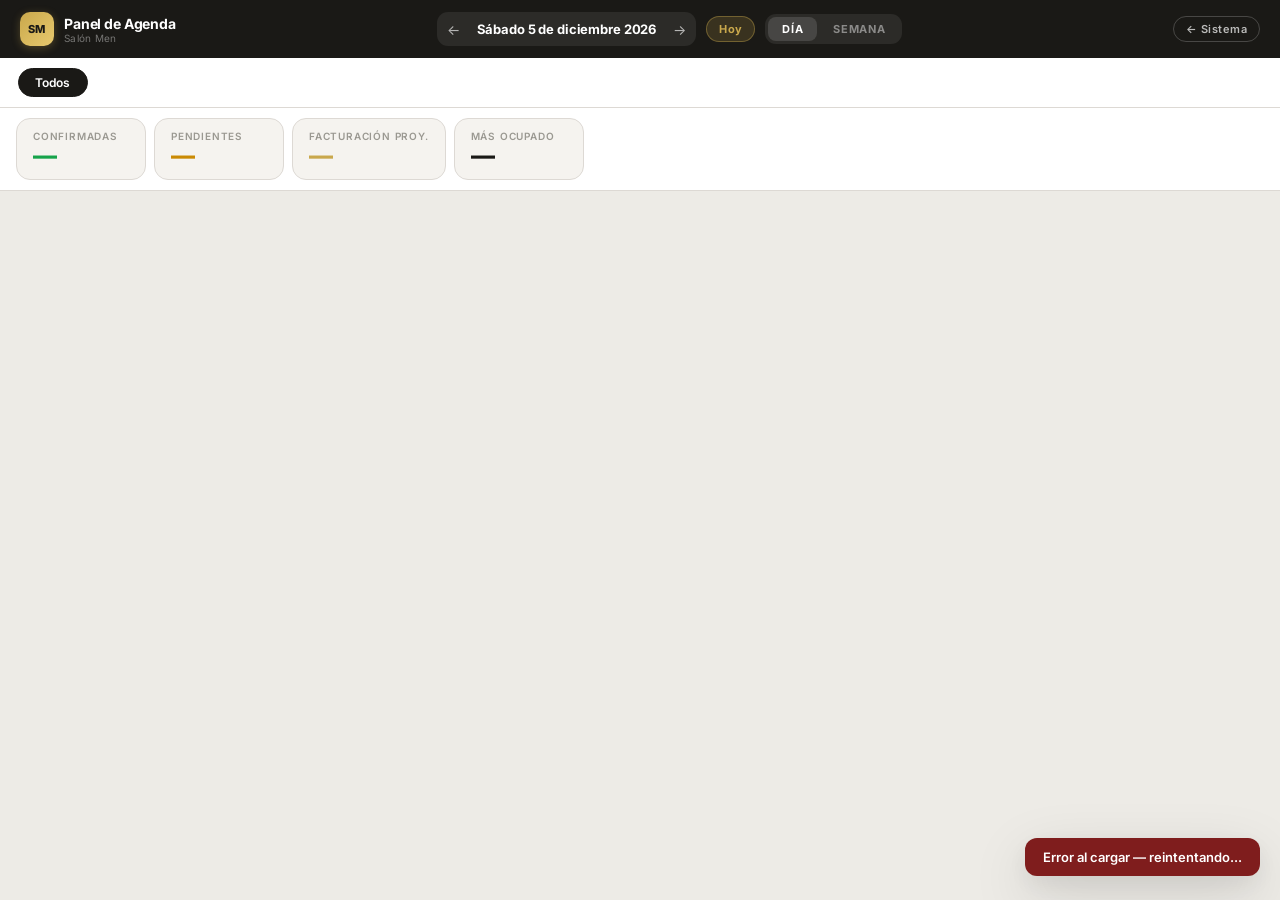
<file: agenda-admin.html>
<!DOCTYPE html>
<html lang="es">
<head>
<meta charset="UTF-8">
<meta name="viewport" content="width=device-width,initial-scale=1,maximum-scale=1">
<title>Agenda</title>
<link rel="preconnect" href="https://fonts.googleapis.com">
<link rel="preconnect" href="https://fonts.gstatic.com" crossorigin>
<link href="https://fonts.googleapis.com/css2?family=Inter:wght@400;500;600;700;800&display=swap" rel="stylesheet">
<style>
:root{
  --bg:#EDEBE6;--surface:#FFFFFF;--surface2:#F5F3EF;
  --border:#DDD9D4;--text:#1A1916;--text2:#5C5A54;--text3:#9A9891;
  --soft:#E4E1DC;--gold:#C9A84C;--gold-lt:rgba(201,168,76,.12);
  --ok:#16A34A;--warn:#CA8A04;--err:#DC2626;
  --b1:#7C3AED;--b2:#0369A1;--b3:#059669;--b4:#B45309;
  --slot-h:68px;--time-w:54px;--r:8px;--rl:14px;
  --sans:'Inter',-apple-system,BlinkMacSystemFont,'Segoe UI',sans-serif;
  --mono:'SF Mono','Cascadia Code','Consolas',monospace;
  --sh1:0 1px 4px rgba(0,0,0,.07);
  --sh2:0 4px 16px rgba(0,0,0,.09),0 2px 4px rgba(0,0,0,.04);
  --sh3:0 20px 60px rgba(0,0,0,.14),0 8px 24px rgba(0,0,0,.07);
}
*,*::before,*::after{box-sizing:border-box;margin:0;padding:0}
html,body{height:100%}
body{font-family:var(--sans);background:var(--bg);color:var(--text);font-size:14px;overflow-x:hidden;display:flex;flex-direction:column;-webkit-font-smoothing:antialiased}
button,select,input{font-family:var(--sans)}
button{cursor:pointer}

/* ── HEADER ── */
.hdr{background:var(--text);color:#fff;padding:0 20px;display:flex;align-items:center;gap:14px;position:sticky;top:0;z-index:200;height:58px;flex-shrink:0}
.hdr-brand{display:flex;align-items:center;gap:10px;flex-shrink:0}
.hdr-logo{width:34px;height:34px;background:linear-gradient(135deg,var(--gold),#e8c96e);color:var(--text);border-radius:10px;display:flex;align-items:center;justify-content:center;font-weight:800;font-size:11px;flex-shrink:0;letter-spacing:.04em;box-shadow:0 2px 8px rgba(201,168,76,.3)}
.hdr-title{font-size:14px;font-weight:700;letter-spacing:-.01em}
.hdr-sub{font-size:10px;opacity:.4;letter-spacing:.03em}
.hdr-center{flex:1;display:flex;align-items:center;justify-content:center;gap:10px;min-width:0}
.date-nav{display:flex;align-items:center;gap:3px;background:rgba(255,255,255,.08);border-radius:11px;padding:3px}
.dnav-btn{width:28px;height:28px;border-radius:8px;background:transparent;border:none;color:rgba(255,255,255,.65);font-size:14px;display:flex;align-items:center;justify-content:center;cursor:pointer;transition:all .12s;flex-shrink:0}
.dnav-btn:hover{background:rgba(255,255,255,.12);color:#fff}
.date-lbl{font-size:13px;font-weight:700;min-width:180px;text-align:center;letter-spacing:-.01em;white-space:nowrap;padding:0 6px}
.btn-today{font-size:11px;font-weight:700;padding:5px 12px;background:rgba(201,168,76,.18);border:1px solid rgba(201,168,76,.4);border-radius:20px;color:#c9a84c;cursor:pointer;white-space:nowrap;letter-spacing:.04em;transition:all .12s;flex-shrink:0}
.btn-today:hover{background:rgba(201,168,76,.32);border-color:rgba(201,168,76,.6)}
.view-toggle{display:flex;gap:2px;background:rgba(255,255,255,.08);border-radius:11px;padding:3px;flex-shrink:0}
.view-btn{padding:5px 14px;border-radius:8px;background:none;border:none;color:rgba(255,255,255,.45);font-size:11px;font-weight:700;letter-spacing:.06em;cursor:pointer;transition:all .15s;white-space:nowrap}
.view-btn.on{background:rgba(255,255,255,.13);color:#fff}
.hdr-right{display:flex;align-items:center;gap:10px;flex-shrink:0;margin-left:auto}
.hdr-link{font-size:11px;font-weight:600;padding:5px 12px;letter-spacing:.04em;border:1px solid rgba(255,255,255,.2);border-radius:20px;color:rgba(255,255,255,.7);text-decoration:none;transition:all .12s;white-space:nowrap}
.hdr-link:hover{color:#fff;border-color:rgba(255,255,255,.45)}
.refresh-lbl{font-size:10px;opacity:.4;white-space:nowrap}
.refresh-lbl.fetching{animation:blink .9s infinite}
@keyframes blink{0%,100%{opacity:.4}50%{opacity:.85}}

/* ── FILTER PILLS ── */
.pills-bar{background:var(--surface);border-bottom:1px solid var(--border);padding:10px 18px;display:flex;align-items:center;gap:6px;overflow-x:auto;scrollbar-width:none;flex-shrink:0}
.pills-bar::-webkit-scrollbar{display:none}
.pill{padding:6px 16px;border:1.5px solid var(--border);border-radius:20px;background:var(--surface);font-size:12px;font-weight:600;cursor:pointer;white-space:nowrap;transition:all .15s;color:var(--text2);user-select:none;letter-spacing:.01em}
.pill:hover{border-color:var(--text);color:var(--text)}
.pill.on{background:var(--text);border-color:var(--text);color:#fff}
.pill[data-bid=b1].on{background:var(--b1);border-color:var(--b1)}
.pill[data-bid=b2].on{background:var(--b2);border-color:var(--b2)}
.pill[data-bid=b3].on{background:var(--b3);border-color:var(--b3)}
.pill[data-bid=b4].on{background:var(--b4);border-color:var(--b4)}

/* ── KPI BAR ── */
.sum-bar{background:var(--surface);border-bottom:1px solid var(--border);padding:10px 16px;display:flex;gap:8px;overflow-x:auto;scrollbar-width:none;flex-shrink:0}
.sum-bar::-webkit-scrollbar{display:none}
.kpi{background:var(--surface2);border:1px solid var(--border);border-radius:var(--rl);padding:11px 16px;min-width:130px;flex-shrink:0;display:flex;flex-direction:column;gap:2px}
.kpi-lbl{font-size:10px;color:var(--text3);letter-spacing:.08em;font-weight:600;text-transform:uppercase}
.kpi-val{font-size:24px;font-weight:800;letter-spacing:-.04em;line-height:1}
.kpi-val.c-ok{color:var(--ok)}.kpi-val.c-warn{color:var(--warn)}.kpi-val.c-gold{color:var(--gold)}

/* ── MOBILE BARBER NAV ── */
.mob-nav{display:none;align-items:center;justify-content:space-between;padding:8px 16px;background:var(--surface);border-bottom:1px solid var(--border);flex-shrink:0}
.mob-nav-btn{padding:7px 16px;background:var(--soft);border:1px solid var(--border);border-radius:20px;font-size:12px;font-weight:700;cursor:pointer;color:var(--text)}
.mob-barber-nm{font-weight:800;font-size:14px}

/* ── CALENDAR ── */
.cal-outer{flex:1;overflow:auto;position:relative}
.cal-inner{padding:16px;min-width:max-content}

/* Daily layout */
.cal-daily{display:flex}
.time-col{width:var(--time-w);flex-shrink:0;padding-top:52px}
.tslot-lbl{height:var(--slot-h);display:flex;align-items:flex-start;padding-right:10px;justify-content:flex-end;font-size:10px;font-family:var(--mono);color:var(--text3);font-weight:500;border-right:1px solid var(--border)}
.barber-cols{display:flex;flex:1}
.b-col{flex:1;min-width:185px;border-right:1px solid var(--border)}
.b-col:last-child{border-right:none}
.b-col-hdr{position:sticky;top:0;z-index:10;background:var(--surface);border-bottom:1px solid var(--border);padding:8px 12px;display:flex;align-items:center;gap:10px;height:52px;box-shadow:0 2px 8px rgba(0,0,0,.04)}
.b-av{width:30px;height:30px;border-radius:9px;display:flex;align-items:center;justify-content:center;font-weight:800;font-size:12px;color:#fff;flex-shrink:0;box-shadow:0 2px 6px rgba(0,0,0,.18)}
.b-av.b1{background:var(--b1)}.b-av.b2{background:var(--b2)}.b-av.b3{background:var(--b3)}.b-av.b4{background:var(--b4)}
.b-nm{font-size:13px;font-weight:700;letter-spacing:-.01em}
.b-cnt{font-size:10px;color:var(--text3);font-weight:500}
.b-col-body{position:relative}

/* Slot rows — z-index:1 so overlays/cards can be above */
.srow{position:absolute;left:0;right:0;height:var(--slot-h);border-bottom:1px dashed rgba(0,0,0,.06);cursor:pointer;transition:background .1s;z-index:1}
.srow:hover{background:var(--gold-lt)}
.srow.hr-bound{border-bottom-color:var(--border);border-bottom-style:solid}
.srow.occupied{cursor:default;pointer-events:none}
.srow.occupied:hover{background:none}

/* Current-time indicator */
.now-line{position:absolute;left:0;right:0;z-index:5;pointer-events:none;display:flex;align-items:center}
.now-dot{width:9px;height:9px;border-radius:50%;background:#ef4444;flex-shrink:0;margin-left:-1px;box-shadow:0 0 0 3px rgba(239,68,68,.2)}
.now-bar{flex:1;height:2px;background:rgba(239,68,68,.5)}

/* Block overlays — z-index:2 */
.blk-overlay{position:absolute;left:5px;right:5px;z-index:2;background:repeating-linear-gradient(45deg,#fff1f2,#fff1f2 8px,#fecdd3 8px,#fecdd3 16px);border-radius:var(--r);border-left:3px solid var(--err);padding:5px 8px;overflow:hidden;pointer-events:none}
.blk-lbl{font-size:11px;font-weight:700;color:#9f1239;white-space:nowrap;overflow:hidden;text-overflow:ellipsis}

/* Service block — clickable, z-index:2 */
.blk-overlay.servicio{
  background:linear-gradient(135deg,#f5f3ff 0%,#ede9fe 100%);
  border-left-color:var(--b1);pointer-events:all;cursor:pointer;
  box-shadow:0 2px 8px rgba(124,58,237,.14);
  transition:all .18s cubic-bezier(.34,1.4,.64,1);
}
.blk-overlay.servicio:hover{
  background:linear-gradient(135deg,#ede9fe 0%,#ddd6fe 100%);
  box-shadow:0 6px 18px rgba(124,58,237,.22);
  transform:translateY(-2px);
}
.blk-svc-row{display:flex;align-items:flex-start;justify-content:space-between;gap:4px}
.blk-overlay.servicio .blk-lbl{color:#5b21b6}
.blk-sub{font-size:10px;color:#7c3aed;opacity:.75;white-space:nowrap;overflow:hidden;text-overflow:ellipsis;margin-top:2px;font-weight:500}
.blk-time-lbl{font-size:9px;color:#7c3aed;opacity:.5;margin-top:2px;font-family:var(--mono)}
.blk-edit-btn{
  width:20px;height:20px;border-radius:6px;background:rgba(124,58,237,.12);
  display:flex;align-items:center;justify-content:center;flex-shrink:0;
  font-size:10px;color:var(--b1);opacity:0;transition:opacity .15s;
}
.blk-overlay.servicio:hover .blk-edit-btn{opacity:1}

/* Appointment cards — z-index:3 */
.apt-card{position:absolute;left:5px;right:5px;border-radius:var(--r);padding:6px 9px;cursor:pointer;overflow:hidden;border-left:3px solid transparent;transition:all .15s;z-index:3;box-shadow:var(--sh1)}
.apt-card:hover{box-shadow:var(--sh2);transform:translateY(-1px)}
.apt-card.pendiente{background:#fffbeb;border-left-color:var(--warn);color:#78350f}
.apt-card.confirmado{background:#f0fdf4;border-left-color:var(--ok);color:#14532d}
.apt-card.cancelado{background:#fef2f2;border-left-color:var(--err);color:#7f1d1d;opacity:.55}
.apt-card.completado{background:#f9fafb;border-left-color:#9CA3AF;color:#4B5563;opacity:.7}
.apt-card.en_curso{background:#f0fdf4;border-left-color:var(--ok);color:#14532d;box-shadow:0 0 0 2px rgba(22,163,74,.18),var(--sh1);animation:aptPulse 2s infinite}
@keyframes aptPulse{0%,100%{box-shadow:0 0 0 0 rgba(22,163,74,.18),var(--sh1)}50%{box-shadow:0 0 0 5px rgba(22,163,74,.06),var(--sh1)}}
.apt-nm{font-size:12px;font-weight:700;white-space:nowrap;overflow:hidden;text-overflow:ellipsis;letter-spacing:-.01em}
.apt-svc{font-size:10px;opacity:.65;white-space:nowrap;overflow:hidden;text-overflow:ellipsis;margin-top:1px;font-weight:500}
.apt-hr{font-size:10px;font-family:var(--mono);opacity:.5;margin-top:1px;font-weight:500}

/* Tipo-toggle (segmented control) */
.tipo-seg{display:flex;gap:3px;background:var(--surface2);border-radius:10px;padding:3px;margin-bottom:16px;border:1px solid var(--border)}
.tipo-pill{flex:1;padding:8px 12px;border-radius:8px;border:none;background:transparent;font-size:13px;font-weight:600;cursor:pointer;color:var(--text2);transition:all .15s;font-family:var(--sans)}
.tipo-pill.active{background:var(--surface);color:var(--text);box-shadow:var(--sh1)}

/* Skeleton */
.skel{background:linear-gradient(90deg,var(--soft) 0%,var(--bg) 50%,var(--soft) 100%);background-size:200% 100%;animation:shimmer 1.3s infinite;border-radius:var(--r);height:48px;margin:4px}
@keyframes shimmer{0%{background-position:200% 0}100%{background-position:-200% 0}}

/* Closed banner */
.closed-msg{padding:100px 20px;text-align:center;color:var(--text3)}
.closed-ico{font-size:44px;margin-bottom:14px}
.closed-txt{font-size:18px;font-weight:700;letter-spacing:-.02em}

/* ── WEEKLY VIEW ── */
.wk-wrap{overflow-x:auto;padding:16px}
.wk-table{width:100%;border-collapse:collapse;border-radius:var(--rl);overflow:hidden}
.wk-th{font-size:11px;font-weight:700;letter-spacing:.07em;text-transform:uppercase;color:var(--text3);padding:12px;text-align:center;border-bottom:1px solid var(--border);border-right:1px solid var(--border);background:var(--surface);white-space:nowrap;vertical-align:bottom}
.wk-th.today{color:var(--gold);background:#fffbeb}
.wk-blbl{font-size:13px;font-weight:700;padding:12px;border-bottom:1px solid var(--border);border-right:1px solid var(--border);background:var(--surface2);white-space:nowrap;vertical-align:middle}
.wk-cell{padding:12px 8px;border-bottom:1px solid var(--border);border-right:1px solid var(--border);text-align:center;cursor:pointer;transition:background .12s;min-width:110px;vertical-align:middle;background:var(--surface)}
.wk-cell:hover{background:var(--soft)}
.wk-cell:last-child{border-right:none}
.wk-cell.closed{background:var(--surface2);cursor:default;color:var(--text3)}
.wk-cell.today{background:#fffbeb}
.wk-load-bar{height:3px;border-radius:99px;background:var(--border);margin:0 auto 7px;max-width:48px;overflow:hidden}
.wk-load-fill{height:100%;border-radius:99px;transition:width .3s}
.wk-load-fill.none{background:var(--border);width:0%}
.wk-load-fill.light{background:var(--ok);width:33%}
.wk-load-fill.med{background:var(--warn);width:66%}
.wk-load-fill.heavy{background:var(--err);width:100%}
.wk-n{font-size:24px;font-weight:800;letter-spacing:-.04em;display:block;line-height:1}
.wk-rev{font-size:11px;color:var(--text3);font-weight:500;margin-top:3px}

/* ── MODALS ── */
.ov{display:none;position:fixed;inset:0;background:rgba(15,14,12,.5);z-index:600;align-items:flex-end;justify-content:center;backdrop-filter:blur(4px)}
.ov.on{display:flex}
@media(min-width:600px){.ov{align-items:center}}
.modal{background:var(--surface);border-radius:20px 20px 0 0;width:100%;max-width:480px;max-height:92vh;overflow-y:auto;box-shadow:var(--sh3)}
@media(min-width:600px){.modal{border-radius:var(--rl);animation:popUp .22s cubic-bezier(.34,1.2,.64,1)}}
@keyframes popUp{from{transform:scale(.96) translateY(10px);opacity:0}to{transform:none;opacity:1}}
.m-handle{width:40px;height:4px;background:var(--border);border-radius:2px;margin:10px auto 0}
@media(min-width:600px){.m-handle{display:none}}
.m-hdr{padding:18px 20px 14px;border-bottom:1px solid var(--border);display:flex;align-items:center;justify-content:space-between}
.m-title{font-size:16px;font-weight:800;letter-spacing:-.02em}
.m-close{width:32px;height:32px;border-radius:10px;background:var(--soft);border:none;font-size:14px;cursor:pointer;display:flex;align-items:center;justify-content:center;color:var(--text2);transition:background .12s}
.m-close:hover{background:var(--border)}
.m-body{padding:18px 20px}
.m-foot{padding:14px 20px;border-top:1px solid var(--border);display:flex;gap:8px;flex-wrap:wrap}
.mrow{display:flex;justify-content:space-between;align-items:center;padding:9px 0;border-bottom:1px solid var(--border);gap:12px}
.mrow:last-child{border-bottom:none}
.mlbl{font-size:11px;font-weight:600;letter-spacing:.05em;color:var(--text3);text-transform:uppercase;flex-shrink:0}
.mval{font-size:13px;font-weight:600}

/* Buttons */
.btn{padding:10px 18px;border-radius:10px;font-size:12px;font-weight:700;letter-spacing:.04em;border:none;cursor:pointer;transition:all .15s;white-space:nowrap}
.btn:hover:not(:disabled){filter:brightness(.92);transform:translateY(-1px)}
.btn:active:not(:disabled){transform:none}
.btn:disabled{opacity:.3;cursor:not-allowed}
.b-ok{background:var(--ok);color:#fff;box-shadow:0 2px 8px rgba(22,163,74,.22)}
.b-err{background:var(--err);color:#fff;box-shadow:0 2px 8px rgba(220,38,38,.18)}
.b-dk{background:var(--text);color:#fff;box-shadow:var(--sh1)}
.b-ghost{background:var(--soft);color:var(--text);border:1px solid var(--border)}
.b-wa{background:#25D366;color:#fff;box-shadow:0 2px 8px rgba(37,211,102,.22);display:flex;align-items:center;gap:5px}
.b-purple{background:var(--b1);color:#fff;box-shadow:0 2px 8px rgba(124,58,237,.22)}

/* Status badge */
.ebadge{display:inline-block;padding:4px 10px;border-radius:20px;font-size:11px;font-weight:700;letter-spacing:.02em}
.ebadge.pendiente{background:#fffbeb;color:#92400e}
.ebadge.confirmado{background:#f0fdf4;color:#14532d}
.ebadge.cancelado{background:#fef2f2;color:#7f1d1d}
.ebadge.completado{background:#f9fafb;color:#374151}
.ebadge.en_curso{background:#f0fdf4;color:#14532d}

/* Forms */
.fg{margin-bottom:14px}
.fg:last-child{margin-bottom:0}
.flbl{display:block;font-size:10px;font-weight:700;letter-spacing:.1em;text-transform:uppercase;color:var(--text3);margin-bottom:5px}
.finp,.fsel{width:100%;padding:10px 12px;border:1.5px solid var(--border);border-radius:var(--r);font-size:13px;background:var(--surface);color:var(--text);outline:none;transition:border-color .12s;font-family:var(--sans)}
.finp:focus,.fsel:focus{border-color:var(--text)}
.f2{display:grid;grid-template-columns:1fr 1fr;gap:10px}
.fck{display:flex;align-items:center;gap:8px;font-size:13px;cursor:pointer;margin-top:10px;font-weight:500}
.fck input[type=checkbox]{width:16px;height:16px;cursor:pointer;accent-color:var(--text)}

/* Barber pick */
.bpick{display:grid;grid-template-columns:1fr 1fr;gap:8px;margin-top:6px}
.bpick-btn{padding:14px 8px;border:1.5px solid var(--border);border-radius:var(--r);background:var(--surface2);cursor:pointer;font-size:12px;font-weight:700;text-align:center;transition:all .12s}
.bpick-btn:hover{border-color:var(--text);background:var(--soft)}
.bpick-btn.on{background:var(--text);color:#fff;border-color:var(--text)}

/* Check-in arrival banner */
.checkin-banner{background:linear-gradient(135deg,#f0fdf4,#dcfce7);border:1.5px solid #86efac;border-radius:var(--r);padding:14px 16px;margin-bottom:16px;display:flex;align-items:center;justify-content:space-between;gap:12px}
.checkin-banner-info{}
.checkin-banner-ttl{font-size:13px;font-weight:700;color:#14532d;letter-spacing:-.01em}
.checkin-banner-sub{font-size:11px;color:#16a34a;margin-top:2px;font-weight:500}
.btn-checkin{background:#16a34a;color:#fff;border-radius:10px;padding:11px 20px;font-size:12px;font-weight:800;letter-spacing:.04em;border:none;cursor:pointer;white-space:nowrap;box-shadow:0 2px 8px rgba(22,163,74,.28);transition:all .15s;flex-shrink:0}
.btn-checkin:hover:not(:disabled){background:#15803d;transform:translateY(-1px);box-shadow:0 4px 14px rgba(22,163,74,.36)}
.btn-checkin:disabled{opacity:.55;cursor:not-allowed;transform:none}

/* Toast */
.toast{position:fixed;bottom:24px;right:20px;background:var(--text);color:#fff;padding:11px 18px;border-radius:12px;font-size:13px;font-weight:600;z-index:9999;opacity:0;transform:translateY(10px);transition:all .22s cubic-bezier(.34,1.5,.64,1);pointer-events:none;max-width:300px;box-shadow:var(--sh3)}
.toast.on{opacity:1;transform:none}
.toast.t-ok{background:#14532d}
.toast.t-err{background:#7f1d1d}

/* Mobile */
@media(max-width:767px){
  .hdr{height:auto;flex-wrap:wrap;padding:10px 14px;gap:6px}
  .hdr-center{order:3;width:100%;justify-content:space-between}
  .date-lbl{font-size:12px;min-width:0}
  .mob-nav{display:flex}
  .b-col{min-width:calc(100vw - 54px - 20px) !important}
  .hdr-right{display:none}
}
</style>
<script src="config.js"></script>
<script src="diseno-v2.js"></script>
</head>
<body>

<!-- HEADER -->
<header class="hdr">
  <div class="hdr-brand">
    <div class="hdr-logo">SM</div>
    <div>
      <div class="hdr-title">Panel de Agenda</div>
      <div class="hdr-sub"></div>
    </div>
  </div>
  <div class="hdr-center">
    <div class="date-nav">
      <button class="dnav-btn" onclick="shiftDate(-1)">&#8592;</button>
      <div class="date-lbl" id="dateLbl"></div>
      <button class="dnav-btn" onclick="shiftDate(1)">&#8594;</button>
    </div>
    <button class="btn-today" onclick="goToday()">Hoy</button>
    <div class="view-toggle">
      <button class="view-btn on" id="vbDia"   onclick="setView('dia')">DÍA</button>
      <button class="view-btn"   id="vbSemana" onclick="setView('semana')">SEMANA</button>
    </div>
  </div>
  <div class="hdr-right">
    <span class="refresh-lbl" id="refLbl"></span>
    <a href="index.html" class="hdr-link" id="lnkSistema">← Sistema</a>
    <button id="btnVerCola" onclick="irACola()" style="display:none;padding:5px 13px;background:#16a34a;color:#fff;border:none;border-radius:20px;font-size:11px;font-weight:700;letter-spacing:.04em;cursor:pointer;white-space:nowrap">🪑 VER COLA</button>
  </div>
</header>

<!-- BARBER PILLS -->
<div class="pills-bar" id="pillsBar">
  <span class="pill on" data-bid="todos" onclick="setFilter('todos')">Todos</span>
  <!-- barber pills are rendered from the server's active roster (renderPills) -->
</div>

<!-- KPI BAR -->
<div class="sum-bar">
  <div class="kpi"><div class="kpi-lbl">Confirmadas</div><div class="kpi-val c-ok"  id="kpiConf">—</div></div>
  <div class="kpi"><div class="kpi-lbl">Pendientes</div><div class="kpi-val c-warn" id="kpiPend">—</div></div>
  <div class="kpi"><div class="kpi-lbl">Facturación proy.</div><div class="kpi-val c-gold" id="kpiFact">—</div></div>
  <div class="kpi"><div class="kpi-lbl">Más ocupado</div><div class="kpi-val" id="kpiBusy">—</div></div>
</div>

<!-- MOBILE BARBER NAV -->
<div class="mob-nav" id="mobNav">
  <button class="mob-nav-btn" onclick="mbPrev()">&#8592;</button>
  <div class="mob-barber-nm" id="mbNm"></div>
  <button class="mob-nav-btn" onclick="mbNext()">&#8594;</button>
</div>

<!-- CALENDAR -->
<div class="cal-outer" id="calOuter">
  <div class="cal-inner" id="calContent"></div>
</div>

<!-- ═══ APPOINTMENT DETAIL MODAL ═══ -->
<div class="ov" id="aptOv" onclick="if(event.target===this)closeOv('aptOv')">
  <div class="modal">
    <div class="m-handle"></div>
    <div class="m-hdr">
      <span class="m-title">Detalle de Cita</span>
      <button class="m-close" onclick="closeOv('aptOv')">&#x2715;</button>
    </div>
    <div class="m-body" id="aptBody"></div>
    <div class="m-foot" id="aptFoot"></div>
  </div>
</div>

<!-- ═══ BLOCK / SERVICE SLOT MODAL ═══ -->
<div class="ov" id="blkOv" onclick="if(event.target===this)closeOv('blkOv')">
  <div class="modal">
    <div class="m-handle"></div>
    <div class="m-hdr">
      <span class="m-title" id="blkTitle">Nuevo Bloqueo</span>
      <button class="m-close" onclick="closeOv('blkOv')">&#x2715;</button>
    </div>
    <div class="m-body">
      <!-- Tipo toggle (segmented control) -->
      <div id="blkTipoRow" class="tipo-seg">
        <button id="bkTipoBloq" class="tipo-pill active" onclick="setBlkTipo('block')">🚫 Bloqueo</button>
        <button id="bkTipoSvc"  class="tipo-pill"        onclick="setBlkTipo('servicio')">✂️ Servicio</button>
      </div>
      <div class="fg">
        <label class="flbl">Barbero</label>
        <select class="fsel" id="bkBid"></select>
      </div>
      <div class="fg">
        <label class="flbl">Fecha</label>
        <input type="date" class="finp" id="bkFecha"/>
      </div>
      <div class="f2">
        <div class="fg">
          <label class="flbl">Hora inicio</label>
          <input type="time" class="finp" id="bkIni" step="1800"/>
        </div>
        <div class="fg">
          <label class="flbl">Hora fin</label>
          <input type="time" class="finp" id="bkFin" step="1800"/>
        </div>
      </div>
      <!-- BLOQUEO fields -->
      <div id="bkBlockFields">
        <div class="fg">
          <label class="flbl">Motivo</label>
          <select class="fsel" id="bkMotivo">
            <option>Almuerzo</option>
            <option>Día libre</option>
            <option>Feriado</option>
            <option>Capacitación</option>
            <option>Otro</option>
          </select>
        </div>
        <label class="fck">
          <input type="checkbox" id="bkFull" onchange="toggleFull()"/>
          Bloquear día completo
        </label>
      </div>
      <!-- SERVICIO fields -->
      <div id="bkSvcFields" style="display:none">
        <div class="fg">
          <label class="flbl">Servicio</label>
          <select class="fsel" id="bkSvc">
            <option value="corte">Corte Clásico</option>
            <option value="barba">Barba</option>
            <option value="perf_corte">Perfilado de Corte</option>
            <option value="perf_barba">Perfilado de Barba</option>
            <option value="perf_cejas">Perfilado de Cejas</option>
            <option value="corte_barba">Corte + Barba</option>
            <option value="corte_perfb">Corte + Perfilado de Barba</option>
            <option value="corte_cejas">Corte + Cejas</option>
            <option value="barba_cejas">Barba + Cejas</option>
            <option value="mat_cabello">Matizado Canas Cabello</option>
            <option value="mat_barba">Matizado Canas Barba</option>
            <option value="disenos">Diseños</option>
          </select>
        </div>
        <div class="fg">
          <label class="flbl">Cliente <span style="font-weight:400;opacity:.5">(opcional)</span></label>
          <input type="text" class="finp" id="bkCliente" placeholder="Sin nombre de cliente"/>
        </div>
        <div class="fg" id="bkPhoneField">
          <label class="flbl">Teléfono <span style="font-weight:400;opacity:.5">(requerido)</span></label>
          <input type="tel" class="finp" id="bkPhone" placeholder="+56 9 1234 5678"/>
        </div>
      </div>
    </div>
    <div class="m-foot">
      <button class="btn b-dk" id="blkSubmitBtn" onclick="submitBlock()">GUARDAR SERVICIO</button>
      <button class="btn b-err" id="blkDeleteBtn" style="display:none" onclick="deleteBlkEntry()">🗑 ELIMINAR</button>
      <button class="btn b-ghost" onclick="closeOv('blkOv')">CANCELAR</button>
    </div>
  </div>
</div>

<!-- ═══ REASSIGN MODAL ═══ -->
<div class="ov" id="rasOv" onclick="if(event.target===this)closeOv('rasOv')">
  <div class="modal">
    <div class="m-handle"></div>
    <div class="m-hdr">
      <span class="m-title">Reasignar Cita</span>
      <button class="m-close" onclick="closeOv('rasOv')">&#x2715;</button>
    </div>
    <div class="m-body">
      <p style="font-size:13px;color:var(--text2);margin-bottom:12px">Selecciona el nuevo maestro:</p>
      <div class="bpick" id="rasPick"></div>
    </div>
    <div class="m-foot">
      <button class="btn b-dk" id="rasBtn" onclick="doReassign()" disabled>REASIGNAR</button>
      <button class="btn b-ghost" onclick="closeOv('rasOv')">CANCELAR</button>
    </div>
  </div>
</div>

<!-- ═══ EDIT APPOINTMENT MODAL ═══ -->
<div class="ov" id="editOv" onclick="if(event.target===this)closeOv('editOv')">
  <div class="modal">
    <div class="m-handle"></div>
    <div class="m-hdr">
      <span class="m-title">Reagendar Cita</span>
      <button class="m-close" onclick="closeOv('editOv')">&#x2715;</button>
    </div>
    <div class="m-body">
      <div class="fg">
        <label class="flbl">Fecha</label>
        <input type="date" class="finp" id="edFecha" onchange="edUpdHf()"/>
      </div>
      <div class="f2">
        <div class="fg">
          <label class="flbl">Hora inicio</label>
          <input type="time" class="finp" id="edHI" step="900" onchange="edUpdHf()"/>
        </div>
        <div class="fg">
          <label class="flbl">Hora fin (auto)</label>
          <input type="time" class="finp" id="edHF" readonly style="opacity:.5;cursor:not-allowed"/>
        </div>
      </div>
      <div class="fg">
        <label class="flbl">Notas (opcional)</label>
        <input type="text" class="finp" id="edNotas" placeholder="Indicaciones adicionales…"/>
      </div>
    </div>
    <div class="m-foot">
      <button class="btn b-dk" onclick="submitEdit()">GUARDAR CAMBIOS</button>
      <button class="btn b-ghost" onclick="closeOv('editOv')">CANCELAR</button>
    </div>
  </div>
</div>

<!-- TOAST -->
<div class="toast" id="toast"></div>

<script src="texto-seguro.js"></script>
<script>
'use strict';

var CFG = window.BP_CONFIG;
if (!CFG || !CFG.apiUrl || !CFG.tenantSlug || !CFG.nombre) { document.body.innerHTML = '<p style="font-family:sans-serif;padding:24px">Falta la configuración de este negocio (config.js).</p>'; throw new Error('config.js missing'); }
const API = CFG.apiUrl;   // from config.js: this page never names a server of its own
document.title = 'Agenda · ' + CFG.nombre;
(function () { var h = document.querySelector('.hdr-sub'); if (h) h.textContent = CFG.nombre; })();

// ── Embedded mode (inside index.html iframe) ──────────────────
const IS_EMBEDDED = new URLSearchParams(location.search).get('embedded') === '1' || window.parent !== window;
if (IS_EMBEDDED) {
  const lnk = document.getElementById('lnkSistema');
  const btn = document.getElementById('btnVerCola');
  if (lnk) lnk.style.display = 'none';
  if (btn) btn.style.display = '';
}
function irACola() {
  try {
    if (window.parent !== window) {
      window.parent.postMessage({ bp_action: 'showTab', id: 'pSala' }, '*');
      return;
    }
  } catch(e) {}
  window.location.href = 'index.html';
}
const SLOT_H = 68, SLOT_M = 30;

// Filled from the server's active roster (cargarBarberos). No barber is hard-coded here.
let BARBERS = [];
let B_MAP    = {};
let BID_TO_QID = {};
function renderPills(){
  var pb=document.getElementById('pillsBar'); if(!pb) return;
  pb.innerHTML='<span class="pill on" data-bid="todos" onclick="setFilter(\'todos\')">Todos</span>'
    +BARBERS.map(function(b){
      return '<span class="pill" data-bid="'+escHtml(b.id)+'" onclick="setFilter(\''+escJsAttr(b.id)+'\')">'+escHtml(b.name)+'</span>';
    }).join('');
  pb.querySelectorAll('.pill').forEach(function(p){p.classList.toggle('on',p.dataset.bid===filter);});
}
function cargarBarberos(){
  fetch(API + '/config/negocio/publico?tenant=' + encodeURIComponent(CFG.tenantSlug))
    .then(function(r){return r.json();})
    .then(function(json){
      if(!json.ok) return;
      if(json.horario){ aplicarHorarioLocal(json.horario); if(typeof renderView==='function') renderView(); }
      if(Array.isArray(json.barberos)&&json.barberos.length){
        BARBERS=json.barberos.map(function(b){return{id:b.bid,name:b.nombre};});
        B_MAP={}; BID_TO_QID={};
        json.barberos.forEach(function(b){B_MAP[b.bid]=b.nombre;BID_TO_QID[b.bid]=b.queue_id;});
        renderPills();
      }
    }).catch(function(){});
}
cargarBarberos();
// Shop hours per weekday come from the server (GET /config/negocio/publico → horario); there is no hour in this file.
// Until they load (or if the server has none) every day shows as closed: fail closed, never a guessed schedule.
let SCHED = {};
function aplicarHorarioLocal(h){
  var n={};
  Object.keys(h||{}).forEach(function(d){ var x=h[d]; n[d]=(x&&x.open&&x.close)?{o:x.open,c:x.close}:null; });
  SCHED=n;
}
const DAYS  = ['Domingo','Lunes','Martes','Miércoles','Jueves','Viernes','Sábado'];
const MONS  = ['enero','febrero','marzo','abril','mayo','junio','julio','agosto','septiembre','octubre','noviembre','diciembre'];
const DSHORT= ['Dom','Lun','Mar','Mié','Jue','Vie','Sáb'];

// ── State ─────────────────────────────────────────────────────
let cur       = new Date();
let view      = 'dia';
let filter    = 'todos';
let apts      = [];
let blocked   = [];
let weekData  = {};
let mbIdx     = 0;
let selApt    = null;
let rasId     = null;
let rasNewBid = null;
let lastFetch = null;
let autoTimer = null;
let fetching  = false;
let nowTimer  = null;

// ── Utils ─────────────────────────────────────────────────────
const toMin  = t => { const [h,m]=(t||'0:0').split(':').map(Number); return h*60+m; };
const fromMin= m => `${String(Math.floor(m/60)).padStart(2,'0')}:${String(m%60).padStart(2,'0')}`;
const fmtD   = d => `${d.getFullYear()}-${String(d.getMonth()+1).padStart(2,'0')}-${String(d.getDate()).padStart(2,'0')}`;
const addD   = (d,n) => { const r=new Date(d); r.setDate(r.getDate()+n); return r; };
const peso   = n => '$'+Number(n||0).toLocaleString('es-CL');
const sched  = d => SCHED[d.getDay()]||null;
const ds     = ()  => fmtD(cur);

function weekStart(d) {
  const r=new Date(d), dow=r.getDay();
  r.setDate(r.getDate()+(dow===0?-6:1-dow));
  return r;
}

// ── Toast ─────────────────────────────────────────────────────
let tTimer;
function showToast(msg, type='', dur=3000) {
  const el=document.getElementById('toast');
  el.textContent=msg;
  el.className='toast on'+(type?' t-'+type:'');
  clearTimeout(tTimer);
  tTimer=setTimeout(()=>el.classList.remove('on'),dur);
}

// ── Header ────────────────────────────────────────────────────
function updateHdr() {
  const d=cur;
  document.getElementById('dateLbl').textContent=
    `${DAYS[d.getDay()]} ${d.getDate()} de ${MONS[d.getMonth()]} ${d.getFullYear()}`;
}
function updateRefLbl() {
  const el=document.getElementById('refLbl');
  if (fetching){ el.textContent='Actualizando…'; el.className='refresh-lbl fetching'; return; }
  if (!lastFetch){ el.textContent=''; return; }
  el.className='refresh-lbl';
  const sec=Math.round((Date.now()-lastFetch.getTime())/1000);
  el.textContent = sec<5?'Actualizado ahora':`Actualizado hace ${sec}s`;
}
setInterval(updateRefLbl,5000);

// ── Navigation ────────────────────────────────────────────────
function shiftDate(n) {
  cur=addD(cur, view==='semana' ? n*7 : n);
  updateHdr(); refresh();
}
function goToday() { cur=new Date(); updateHdr(); refresh(); }
function setView(v) {
  view=v;
  document.getElementById('vbDia').classList.toggle('on',v==='dia');
  document.getElementById('vbSemana').classList.toggle('on',v==='semana');
  refresh();
}
function setFilter(bid) {
  filter=bid; mbIdx=0;
  document.querySelectorAll('.pill').forEach(p=>p.classList.toggle('on',p.dataset.bid===bid));
  renderView();
}

// ── Fetch ─────────────────────────────────────────────────────
// The agenda needs a panel session (TD-024 batch 2): the panel token from this tab's sessionStorage.
function agendaHeaders(){ try{ var t=sessionStorage.getItem('panelJwt'); return t?{Authorization:'Bearer '+t}:{}; }catch(e){ return {}; } }
async function fetchDay(dateStr) {
  if(!agendaHeaders().Authorization) throw new Error('Sin sesión de panel en esta pestaña: abre el panel e inicia sesión, luego abre la agenda desde ahí.');
  const r=await fetch(`${API}/appointments?fecha=${dateStr}`,{headers:agendaHeaders()});
  if(!r.ok) throw new Error(`HTTP ${r.status}`);
  const j=await r.json();
  return Array.isArray(j)?j:(j.appointments||j.data||[]);
}
async function fetchBlocked(dateStr) {
  try {
    const r=await fetch(`${API}/blocked-slots?fecha=${dateStr}`,{headers:agendaHeaders()});
    if(!r.ok) return [];
    const j=await r.json();
    return Array.isArray(j)?j:(j.blocked_slots||j.data||[]);
  } catch{ return []; }
}

async function refresh() {
  clearTimeout(autoTimer);
  fetching=true; updateRefLbl();
  try {
    if(view==='dia') {
      const [a,b]=await Promise.all([fetchDay(ds()),fetchBlocked(ds())]);
      apts=a; blocked=b;
    } else {
      const ws=weekStart(cur);
      weekData={};
      await Promise.all(Array.from({length:6},(_,i)=>addD(ws,i)).map(async d=>{
        const k=fmtD(d);
        const [a,b]=await Promise.all([fetchDay(k),fetchBlocked(k)]);
        weekData[k]={a,b};
      }));
    }
    lastFetch=new Date();
    fetching=false; updateRefLbl();
    renderView();
  } catch(e) {
    fetching=false; updateRefLbl();
    showToast('Error al cargar — reintentando...','err');
    autoTimer=setTimeout(refresh,10000);
    return;
  }
  autoTimer=setTimeout(refresh,20000);
}

// ── Summary ───────────────────────────────────────────────────
function updateSum(list) {
  const conf=list.filter(a=>a.estado==='confirmado').length;
  const pend=list.filter(a=>a.estado==='pendiente').length;
  const fact=list.filter(a=>a.estado==='confirmado').reduce((s,a)=>s+(a.precio_base||a.precio||0),0);
  const byCnt={}; BARBERS.forEach(b=>byCnt[b.id]=0);
  list.filter(a=>a.estado!=='cancelado').forEach(a=>{if(byCnt[a.bid]!=null)byCnt[a.bid]++;});
  const top=Object.entries(byCnt).sort((x,y)=>y[1]-x[1])[0];
  document.getElementById('kpiConf').textContent=conf;
  document.getElementById('kpiPend').textContent=pend;
  document.getElementById('kpiFact').textContent=fact?peso(fact):'$0';
  document.getElementById('kpiBusy').textContent=(top&&top[1]>0)?`${B_MAP[top[0]]} (${top[1]})`:'—';
}

// ── Render dispatcher ─────────────────────────────────────────
function renderView() {
  if(view==='dia') renderDay(); else renderWeek();
}

// ── DAILY VIEW ────────────────────────────────────────────────
function renderDay() {
  _svcBlkMap = {}; // reset lookup on each render
  updateSum(apts);
  const sc=sched(cur);
  if(!sc) {
    document.getElementById('calContent').innerHTML=`<div class="closed-msg"><div class="closed-ico">🔒</div><div class="closed-txt">Cerrado — Domingo</div></div>`;
    document.getElementById('mobNav').style.display='none';
    return;
  }
  const openM=toMin(sc.o), closeM=toMin(sc.c);
  const rows=(closeM-openM)/SLOT_M;
  const totalPx=rows*SLOT_H;
  const visBs=filter==='todos'?BARBERS:BARBERS.filter(b=>b.id===filter);
  const isMob=window.innerWidth<768;

  // Current-time position (only if today)
  const todayStr=fmtD(new Date());
  const isToday=ds()===todayStr;
  const nowM=isToday?(new Date().getHours()*60+new Date().getMinutes()):null;
  const nowPx=(nowM!==null&&nowM>=openM&&nowM<=closeM)?Math.round(((nowM-openM)/SLOT_M)*SLOT_H):null;

  // Mobile nav
  const mn=document.getElementById('mobNav');
  if(isMob&&filter==='todos') {
    mn.style.display='flex';
    mbIdx=Math.min(mbIdx,visBs.length-1);
    document.getElementById('mbNm').textContent=visBs[mbIdx]?.name||'';
  } else { mn.style.display='none'; }

  // Time labels
  let tHtml='<div class="time-col">';
  for(let s=0;s<rows;s++) {
    const t=fromMin(openM+s*SLOT_M);
    tHtml+=`<div class="tslot-lbl">${t.endsWith(':00')?t:''}</div>`;
  }
  tHtml+='</div>';

  // Barber columns
  let cHtml='<div class="barber-cols" id="bCols">';
  visBs.forEach((b,bi) => {
    const hidden=isMob&&filter==='todos'&&bi!==mbIdx;
    const dayApts=apts.filter(a=>a.bid===b.id);
    const dayBlk =blocked.filter(bl=>!bl.bid||bl.bid===b.id);
    const active =dayApts.filter(a=>a.estado!=='cancelado');

    // Mark occupied minute slots
    const occ=new Set();
    active.forEach(a=>{
      const sm=toMin((a.hora_inicio||a.hora||'00:00').slice(0,5));
      const em=toMin((a.hora_fin||fromMin(sm+(a.duracion||30))).slice(0,5));
      for(let m=sm;m<em;m+=SLOT_M) occ.add(m);
    });
    dayBlk.forEach(bl=>{
      if(!bl.hora_inicio){for(let m=openM;m<closeM;m+=SLOT_M)occ.add(m);}
      else{const sm=toMin(bl.hora_inicio.slice(0,5)),em=toMin(bl.hora_fin.slice(0,5));for(let m=sm;m<em;m+=SLOT_M)occ.add(m);}
    });

    cHtml+=`<div class="b-col" style="${hidden?'display:none':''}">`;
    cHtml+=`<div class="b-col-hdr">
      <div class="b-av ${escHtml(b.id)}">${escHtml(b.name[0])}</div>
      <div><div class="b-nm">${escHtml(b.name)}</div><div class="b-cnt">${active.length} cita${active.length!==1?'s':''}</div></div>
    </div>`;
    cHtml+=`<div class="b-col-body" style="height:${totalPx}px;position:relative;overflow:visible">`;

    // Slot rows
    for(let s=0;s<rows;s++) {
      const sm=openM+s*SLOT_M, topPx=s*SLOT_H;
      const isOcc=occ.has(sm);
      const hrb=(s+1)%2===0?'':' hr-bound';
      const slH=fromMin(sm), slHF=fromMin(sm+SLOT_M);
      cHtml+=`<div class="srow${hrb}${isOcc?' occupied':''}" style="top:${topPx}px"${!isOcc?` onclick="openBlk('${escJsAttr(b.id)}','${escJsAttr(ds())}','${escJsAttr(slH)}','${escJsAttr(slHF)}')"`:''} title="${escHtml(slH)}"></div>`;
    }

    // Block overlays (z-index:2)
    dayBlk.forEach(bl=>{
      let sP,hP;
      if(!bl.hora_inicio){sP=0;hP=totalPx;}
      else{const sm=toMin(bl.hora_inicio.slice(0,5)),em=toMin(bl.hora_fin.slice(0,5));sP=((sm-openM)/SLOT_M)*SLOT_H;hP=((em-sm)/SLOT_M)*SLOT_H;}
      if(sP<0||sP>=totalPx)return;
      _svcBlkMap[String(bl.id)] = bl;
      if(bl.tipo==='servicio'){
        const clienteLbl = bl.client_name || 'Sin cliente';
        const svcLbl = bl.svc_nom || 'Servicio';
        const hiLbl = (bl.hora_inicio||'').slice(0,5);
        const hfLbl = (bl.hora_fin||'').slice(0,5);
        const showSub = hP >= 44;
        const showTime = hP >= 58;
        cHtml+=`<div class="blk-overlay servicio" style="top:${sP}px;height:${hP}px" onclick="openSvcEdit(${Number(bl.id)})">
          <div class="blk-svc-row">
            <div class="blk-lbl">✂️ ${escHtml(svcLbl)}</div>
            <div class="blk-edit-btn" title="Editar">✏</div>
          </div>
          ${showSub?`<div class="blk-sub">${escHtml(clienteLbl)}</div>`:''}
          ${showTime?`<div class="blk-time-lbl">${escHtml(hiLbl)}–${escHtml(hfLbl)}</div>`:''}
        </div>`;
      } else {
        cHtml+=`<div class="blk-overlay" style="top:${sP}px;height:${hP}px"><div class="blk-lbl">🚫 ${escHtml(bl.motivo||'Bloqueado')}</div></div>`;
      }
    });

    // Appointment cards (z-index:3)
    dayApts.forEach(a=>{
      const hi=(a.hora_inicio||a.hora||'00:00').slice(0,5);
      const hf=(a.hora_fin||fromMin(toMin(hi)+(a.duracion||30))).slice(0,5);
      const sm=toMin(hi),em=toMin(hf);
      const tP=((sm-openM)/SLOT_M)*SLOT_H;
      const hP=((em-sm)/SLOT_M)*SLOT_H;
      if(tP<0||tP>=totalPx)return;
      const short=hP<44;
      const estado=a.estado||'pendiente';
      cHtml+=`<div class="apt-card ${escHtml(estado)}" style="top:${tP+3}px;height:${Math.max(hP-6,24)}px" onclick="openApt('${escJsAttr(a.id)}')">
        <div class="apt-nm">${escHtml(a.client_name||'Sin nombre')}</div>
        ${!short?`<div class="apt-svc">${escHtml(a.svc_nom||a.service||'')}</div>`:''}
        ${!short?`<div class="apt-hr">${escHtml(hi)}–${escHtml(hf)}</div>`:''}
      </div>`;
    });

    // Current-time line (z-index:5)
    if(nowPx!==null){
      cHtml+=`<div class="now-line" style="top:${nowPx}px"><div class="now-dot"></div><div class="now-bar"></div></div>`;
    }

    cHtml+='</div></div>'; // body + col
  });
  cHtml+='</div>';

  document.getElementById('calContent').innerHTML=`<div class="cal-daily">${tHtml}${cHtml}</div>`;
  setupSwipe();

  // Refresh now-line every minute when viewing today
  clearTimeout(nowTimer);
  if(isToday) nowTimer=setTimeout(renderDay,60000);
}

// Mobile swipe
let swipeX=0;
function setupSwipe() {
  const el=document.getElementById('bCols');
  if(!el)return;
  el.addEventListener('touchstart',e=>{swipeX=e.touches[0].clientX;},{passive:true});
  el.addEventListener('touchend',e=>{
    if(window.innerWidth>=768||filter!=='todos')return;
    const dx=e.changedTouches[0].clientX-swipeX;
    if(Math.abs(dx)<40)return;
    if(dx<0)mbNext();else mbPrev();
  },{passive:true});
}
function mbPrev() { mbIdx=(mbIdx-1+BARBERS.length)%BARBERS.length; renderDay(); }
function mbNext() { mbIdx=(mbIdx+1)%BARBERS.length; renderDay(); }

// ── WEEKLY VIEW ───────────────────────────────────────────────
function renderWeek() {
  document.getElementById('mobNav').style.display='none';
  const ws=weekStart(cur);
  const days=Array.from({length:6},(_,i)=>addD(ws,i));
  const todayStr=fmtD(new Date());
  const visBs=filter==='todos'?BARBERS:BARBERS.filter(b=>b.id===filter);
  const allApts=Object.values(weekData).flatMap(d=>d.a||[]);
  updateSum(allApts);

  let h='<div class="wk-wrap"><table class="wk-table"><thead><tr>';
  h+='<th class="wk-th" style="min-width:100px">Maestro</th>';
  days.forEach(d=>{
    const isT=fmtD(d)===todayStr, sc=sched(d);
    h+=`<th class="wk-th${isT?' today':''}">${DSHORT[d.getDay()].toUpperCase()}<br><span style="font-size:16px;font-weight:800">${d.getDate()}</span>${!sc?'<br><small style="opacity:.45;font-size:10px">Cerrado</small>':''}</th>`;
  });
  h+='</tr></thead><tbody>';

  visBs.forEach(b=>{
    h+=`<tr><td class="wk-blbl"><div style="display:flex;align-items:center;gap:8px"><div class="b-av ${escHtml(b.id)}" style="width:26px;height:26px;font-size:11px;border-radius:7px">${escHtml(b.name[0])}</div>${escHtml(b.name)}</div></td>`;
    days.forEach(d=>{
      const ds2=fmtD(d), sc=sched(d), isT=ds2===todayStr;
      if(!sc){h+=`<td class="wk-cell closed${isT?' today':''}">—</td>`;return;}
      const data=weekData[ds2]||{a:[],b:[]};
      const da=(data.a||[]).filter(a=>a.bid===b.id&&a.estado!=='cancelado');
      const n=da.length;
      const rev=da.filter(a=>a.estado==='confirmado').reduce((s,a)=>s+(a.precio_base||a.precio||0),0);
      const load=n>=8?'heavy':n>=4?'med':n>0?'light':'none';
      h+=`<td class="wk-cell${isT?' today':''}" onclick="goDayB('${escJsAttr(ds2)}','${escJsAttr(b.id)}')">
        <div class="wk-load-bar"><div class="wk-load-fill ${load}"></div></div>
        <span class="wk-n">${n}</span>
        <div class="wk-rev">${rev?peso(rev):'—'}</div>
      </td>`;
    });
    h+='</tr>';
  });
  h+='</tbody></table></div>';
  document.getElementById('calContent').innerHTML=h;
}

function goDayB(ds2,bid) {
  const [y,m,d]=ds2.split('-').map(Number);
  cur=new Date(y,m-1,d);
  filter=bid; view='dia';
  document.querySelectorAll('.pill').forEach(p=>p.classList.toggle('on',p.dataset.bid===bid));
  document.getElementById('vbDia').classList.add('on');
  document.getElementById('vbSemana').classList.remove('on');
  updateHdr(); refresh();
}

// ── APPOINTMENT MODAL ─────────────────────────────────────────
function openApt(id) {
  selApt=apts.find(a=>String(a.id)===String(id));
  if(!selApt)return;
  const a=selApt;
  const hi=(a.hora_inicio||a.hora||'—').slice(0,5);
  const hf=(a.hora_fin||fromMin(toMin(hi)+(a.duracion||30))).slice(0,5);
  const est=a.estado||'pendiente';

  const aptFecha = (a.fecha||ds()).slice(0,10);
  const canCheckin = (est==='pendiente'||est==='confirmado') && aptFecha<=fmtD(new Date());
  document.getElementById('aptBody').innerHTML=`
    ${canCheckin?`<div class="checkin-banner">
      <div class="checkin-banner-info">
        <div class="checkin-banner-ttl">¿Llegó el cliente?</div>
        <div class="checkin-banner-sub">Un clic lo pasa a la Cola en Tiempo Real</div>
      </div>
      <button class="btn-checkin" id="chkInBtn" onclick="checkInFromApt('${escJsAttr(a.id)}')">▶ LLEGÓ</button>
    </div>`:''}
    <div class="mrow"><span class="mlbl">Cliente</span><span class="mval">${escHtml(a.client_name||'—')}</span></div>
    <div class="mrow"><span class="mlbl">Teléfono</span><span class="mval">${escHtml(a.client_phone||'—')}</span></div>
    <div class="mrow"><span class="mlbl">Email</span><span class="mval">${escHtml(a.client_email||'—')}</span></div>
    <div class="mrow"><span class="mlbl">Servicio</span><span class="mval">${escHtml(a.svc_nom||a.service||'—')}</span></div>
    <div class="mrow"><span class="mlbl">Maestro</span><span class="mval">${escHtml(B_MAP[a.bid]||a.bid||'—')}</span></div>
    <div class="mrow"><span class="mlbl">Horario</span><span class="mval">${escHtml(hi)} – ${escHtml(hf)}</span></div>
    <div class="mrow"><span class="mlbl">Precio</span><span class="mval">${(a.precio_base||a.precio)?peso(a.precio_base||a.precio):'—'}</span></div>
    <div class="mrow"><span class="mlbl">Estado</span><span class="mval"><span class="ebadge ${escHtml(est)}">${escHtml(est.toUpperCase())}</span></span></div>
    ${a.notas?`<div class="mrow"><span class="mlbl">Notas</span><span class="mval">${escHtml(a.notas)}</span></div>`:''}
  `;

  const foot=document.getElementById('aptFoot');
  foot.innerHTML='';
  const add=(lbl,cls,fn)=>{const b=document.createElement('button');b.className='btn '+cls;b.innerHTML=lbl;b.onclick=fn;foot.appendChild(b);};

  if(est==='pendiente') add('✓ CONFIRMAR','b-ok',()=>patchEst(a.id,'confirmado'));
  if((est==='pendiente'||est==='confirmado') && aptFecha<=fmtD(new Date()))
    add('🪑 PASAR A COLA','b-ok',()=>checkInFromApt(a.id));
  if(est!=='cancelado'&&est!=='completado') {
    add('✏ EDITAR','b-ghost',()=>openEdit(a.id));
    add('↕ REASIGNAR','b-ghost',()=>{closeOv('aptOv');openRas(a.id,a.bid);});
    add('✕ CANCELAR','b-err',()=>{if(confirm('¿Cancelar esta cita?'))patchEst(a.id,'cancelado');});
  }
  if(a.client_phone) {
    const ph=a.client_phone.replace(/\D/g,'');
    add('<svg xmlns="http://www.w3.org/2000/svg" width="13" height="13" viewBox="0 0 24 24" fill="currentColor"><path d="M17.472 14.382c-.297-.149-1.758-.867-2.03-.967-.273-.099-.471-.148-.67.15-.197.297-.767.966-.94 1.164-.173.199-.347.223-.644.075-.297-.15-1.255-.463-2.39-1.475-.883-.788-1.48-1.761-1.653-2.059-.173-.297-.018-.458.13-.606.134-.133.298-.347.446-.52.149-.174.198-.298.298-.497.099-.198.05-.371-.025-.52-.075-.149-.669-1.612-.916-2.207-.242-.579-.487-.5-.669-.51-.173-.008-.371-.01-.57-.01-.198 0-.52.074-.792.372-.272.297-1.04 1.016-1.04 2.479 0 1.462 1.065 2.875 1.213 3.074.149.198 2.096 3.2 5.077 4.487.709.306 1.262.489 1.694.625.712.227 1.36.195 1.871.118.571-.085 1.758-.719 2.006-1.413.248-.694.248-1.289.173-1.413-.074-.124-.272-.198-.57-.347m-5.421 7.403h-.004a9.87 9.87 0 01-5.031-1.378l-.361-.214-3.741.982.998-3.648-.235-.374a9.86 9.86 0 01-1.51-5.26c.001-5.45 4.436-9.884 9.888-9.884 2.64 0 5.122 1.03 6.988 2.898a9.825 9.825 0 012.893 6.994c-.003 5.45-4.437 9.884-9.885 9.884m8.413-18.297A11.815 11.815 0 0012.05 0C5.495 0 .16 5.335.157 11.892c0 2.096.547 4.142 1.588 5.945L.057 24l6.305-1.654a11.882 11.882 0 005.683 1.448h.005c6.554 0 11.89-5.335 11.893-11.893a11.821 11.821 0 00-3.48-8.413z"/></svg> WhatsApp','b-wa',()=>window.open(`https://wa.me/${ph}`,'_blank'));
  }
  add('CERRAR','b-ghost',()=>closeOv('aptOv'));
  document.getElementById('aptOv').classList.add('on');
}

async function patchEst(id, estado) {
  try {
    let r;
    if(estado==='confirmado') r=await fetch(`${API}/appointments/${id}/confirm`,{method:'PUT',headers:Object.assign({'Content-Type':'application/json'},agendaHeaders())});
    else if(estado==='cancelado') r=await fetch(`${API}/appointments/${id}/cancel`,{method:'PUT',headers:Object.assign({'Content-Type':'application/json'},agendaHeaders())});
    else r=await fetch(`${API}/appointments/${id}`,{method:'PATCH',headers:Object.assign({'Content-Type':'application/json'},agendaHeaders()),body:JSON.stringify({estado})});
    if(!r.ok && (r.status===404||r.status===405)) {
      r=await fetch(`${API}/appointments/${id}`,{method:'PATCH',headers:Object.assign({'Content-Type':'application/json'},agendaHeaders()),body:JSON.stringify({estado})});
    }
    if(!r.ok) throw new Error(`HTTP ${r.status}`);
    closeOv('aptOv');
    showToast(estado==='confirmado'?'Cita confirmada ✓':'Cita cancelada','ok');
    refresh();
  } catch(e){ showToast('Error: '+e.message,'err'); }
}

// ── CHECK-IN FROM AGENDA ──────────────────────────────────────
async function checkInFromApt(aptId) {
  const a = apts.find(a=>String(a.id)===String(aptId));
  if (!a) return;
  const btn = document.getElementById('chkInBtn');
  if (btn) { btn.disabled=true; btn.textContent='⏳ Procesando…'; }
  try {
    const r = await fetch(`${API}/queue/checkin`, {
      method:'POST',
      headers:Object.assign({'Content-Type':'application/json'},agendaHeaders()),
      body: JSON.stringify({
        client_name: a.client_name || 'Cliente',
        phone: a.client_phone || null,
        barber_id: BID_TO_QID[a.bid] || a.bid,
        service: a.svc_nom || a.service || 'Corte',
        drink: null
      })
    });
    if (!r.ok) throw new Error(`HTTP ${r.status}`);
    // Mark appointment as en_curso (non-blocking)
    fetch(`${API}/appointments/${aptId}`, {
      method:'PATCH',
      headers:Object.assign({'Content-Type':'application/json'},agendaHeaders()),
      body: JSON.stringify({estado:'en_curso'})
    }).catch(()=>{});
    closeOv('aptOv');
    showToast(`${a.client_name||'Cliente'} ingresó a la cola ✓`, 'ok');
    refresh();
    if (IS_EMBEDDED) setTimeout(irACola, 900);
  } catch(e) {
    if (btn) { btn.disabled=false; btn.textContent='▶ LLEGÓ'; }
    showToast('Error al hacer check-in: '+e.message, 'err');
  }
}

// ── REASSIGN MODAL ────────────────────────────────────────────
function openRas(aptId, curBid) {
  rasId=aptId; rasNewBid=null;
  document.getElementById('rasBtn').disabled=true;
  document.getElementById('rasPick').innerHTML=BARBERS.map(b=>
    `<div class="bpick-btn${b.id===curBid?' on':''}" data-bid="${escHtml(b.id)}" onclick="pickRas('${escJsAttr(b.id)}')">
      <div class="b-av ${escHtml(b.id)}" style="width:28px;height:28px;font-size:11px;margin:0 auto 6px;border-radius:8px">${escHtml(b.name[0])}</div>
      ${escHtml(b.name)}${b.id===curBid?' <small style="opacity:.55">(actual)</small>':''}
    </div>`
  ).join('');
  document.getElementById('rasOv').classList.add('on');
}
function pickRas(bid) {
  rasNewBid=bid;
  document.querySelectorAll('#rasPick .bpick-btn').forEach(b=>b.classList.toggle('on',b.dataset.bid===bid));
  document.getElementById('rasBtn').disabled=false;
}
async function doReassign() {
  if(!rasId||!rasNewBid)return;
  try {
    let r=await fetch(`${API}/appointments/${rasId}/reassign`,{method:'PUT',headers:Object.assign({'Content-Type':'application/json'},agendaHeaders()),body:JSON.stringify({new_barbero_id:rasNewBid})});
    if(!r.ok&&(r.status===404||r.status===405)) {
      r=await fetch(`${API}/appointments/${rasId}`,{method:'PATCH',headers:Object.assign({'Content-Type':'application/json'},agendaHeaders()),body:JSON.stringify({bid:rasNewBid})});
    }
    if(!r.ok) throw new Error(`HTTP ${r.status}`);
    closeOv('rasOv');
    showToast('Reasignado a '+B_MAP[rasNewBid],'ok');
    refresh();
  } catch(e){ showToast('Error: '+e.message,'err'); }
}

// ── BLOCK / SERVICE SLOT MODAL ────────────────────────────────
let _blkTipo = 'block';
let _editBlkId = null;
let _svcBlkMap = {};

function setBlkTipo(tipo) {
  _blkTipo = tipo;
  document.getElementById('bkTipoBloq').classList.toggle('active', tipo==='block');
  document.getElementById('bkTipoSvc').classList.toggle('active', tipo==='servicio');
  document.getElementById('bkBlockFields').style.display = tipo==='block' ? '' : 'none';
  document.getElementById('bkSvcFields').style.display   = tipo==='servicio' ? '' : 'none';
  document.getElementById('blkTitle').textContent = tipo==='servicio' ? 'Reservar Servicio' : 'Nuevo Bloqueo';
  document.getElementById('blkSubmitBtn').textContent = tipo==='servicio' ? 'GUARDAR SERVICIO' : 'BLOQUEAR';
  document.getElementById('blkSubmitBtn').className   = tipo==='servicio' ? 'btn b-purple' : 'btn b-err';
}

function openBlk(bid, dateStr, hi, hf) {
  _editBlkId = null;
  document.getElementById('bkBid').innerHTML=BARBERS.map(b=>`<option value="${escHtml(b.id)}"${b.id===bid?' selected':''}>${escHtml(b.name)}</option>`).join('');
  document.getElementById('bkFecha').value=dateStr;
  document.getElementById('bkIni').value=hi;
  document.getElementById('bkFin').value=hf;
  document.getElementById('bkFull').checked=false;
  document.getElementById('bkIni').disabled=false;
  document.getElementById('bkFin').disabled=false;
  document.getElementById('bkCliente').value='';
  document.getElementById('bkPhone').value='';
  document.getElementById('bkPhoneField').style.display='';
  document.getElementById('blkDeleteBtn').style.display='none';
  document.getElementById('blkTipoRow').style.display='';
  setBlkTipo('block');
  document.getElementById('blkOv').classList.add('on');
}

function openSvcEdit(id) {
  const bl = _svcBlkMap[String(id)];
  if (!bl) { showToast('No se pudo cargar el servicio','err'); return; }
  _editBlkId = id;
  document.getElementById('bkBid').innerHTML=BARBERS.map(b=>`<option value="${escHtml(b.id)}"${b.id===bl.bid?' selected':''}>${escHtml(b.name)}</option>`).join('');
  document.getElementById('bkFecha').value=(bl.fecha||'').slice(0,10);
  document.getElementById('bkIni').value=(bl.hora_inicio||'').slice(0,5);
  document.getElementById('bkFin').value=(bl.hora_fin||'').slice(0,5);
  document.getElementById('bkIni').disabled=false;
  document.getElementById('bkFin').disabled=false;
  document.getElementById('bkFull').checked=false;
  document.getElementById('bkCliente').value=bl.client_name||'';
  // No phone field here — existing servicio entries live in blocked_slots
  // (pre-dating this change) and were never captured with a phone; this
  // path keeps saving to blocked_slots (see submitBlock), so a phone input
  // here would be unused and confusing.
  document.getElementById('bkPhoneField').style.display='none';
  setBlkTipo('servicio');
  const svcEl=document.getElementById('bkSvc');
  if (svcEl) {
    const storedSvc = bl.svc_nom || 'corte';
    const knownValues = Array.from(svcEl.options).map(o => o.value);
    if (knownValues.includes(storedSvc)) {
      svcEl.value = storedSvc;
    } else {
      // Pre-existing entry stored under the old free-text catalog (e.g.
      // "Corte + Barba + Black Mask") that has no equivalent in the real
      // svc_id catalog now used for new servicio bookings. Inject a
      // matching option so editing shows the true stored value instead of
      // silently defaulting to whatever option happens to be first —
      // re-saving without touching this field round-trips the same text.
      let legacyOpt = svcEl.querySelector('option[data-legacy]');
      if (!legacyOpt) {
        legacyOpt = document.createElement('option');
        legacyOpt.setAttribute('data-legacy', '1');
        svcEl.insertBefore(legacyOpt, svcEl.firstChild);
      }
      legacyOpt.value = storedSvc;
      legacyOpt.textContent = storedSvc;
      svcEl.value = storedSvc;
    }
  }
  document.getElementById('blkTipoRow').style.display='none';
  document.getElementById('blkTitle').textContent='Editar Servicio';
  document.getElementById('blkSubmitBtn').textContent='GUARDAR CAMBIOS';
  document.getElementById('blkSubmitBtn').className='btn b-purple';
  document.getElementById('blkDeleteBtn').style.display='';
  document.getElementById('blkOv').classList.add('on');
}

async function deleteBlkEntry() {
  if (!_editBlkId) return;
  if (!confirm('¿Eliminar este servicio del horario? Esta acción no se puede deshacer.')) return;
  try {
    const r=await fetch(`${API}/blocked-slots/${_editBlkId}`,{method:'DELETE',headers:agendaHeaders()});
    if (!r.ok) throw new Error(`HTTP ${r.status}`);
    closeOv('blkOv');
    showToast('Servicio eliminado','ok');
    _editBlkId=null;
    refresh();
  } catch(e){ showToast('Error: '+e.message,'err'); }
}

function toggleFull() {
  const chk=document.getElementById('bkFull').checked;
  const fd=document.getElementById('bkFecha').value;
  const sc=fd?sched(new Date(fd+'T12:00:00')):null;
  document.getElementById('bkIni').value=chk?(sc?.o||''):''; document.getElementById('bkIni').disabled=chk;
  document.getElementById('bkFin').value=chk?(sc?.c||''):''; document.getElementById('bkFin').disabled=chk;
}

async function submitBlock() {
  const bid=document.getElementById('bkBid').value;
  const fecha=document.getElementById('bkFecha').value;
  const hi=document.getElementById('bkIni').value;
  const hf=document.getElementById('bkFin').value;
  if(!fecha||!hi||!hf){showToast('Completa todos los campos','err');return;}
  if(toMin(hi)>=toMin(hf)){showToast('La hora fin debe ser posterior al inicio','err');return;}

  // NEW servicio bookings go through POST /appointments — real client
  // linkage (findOrCreateClienteByTelefono), push notification, and
  // WhatsApp trigger eligibility, same as any other booking. Editing an
  // EXISTING servicio entry (_editBlkId set, opened via openSvcEdit) still
  // goes through /blocked-slots below unchanged — those rows predate this
  // change and live in blocked_slots, with no phone captured, so there is
  // nothing to migrate them to. 'Bloqueo' mode is untouched either way.
  if (_blkTipo==='servicio' && !_editBlkId) {
    const svc_id = document.getElementById('bkSvc').value;
    const client_name = document.getElementById('bkCliente').value.trim() || 'Cliente';
    const client_phone = document.getElementById('bkPhone').value.trim();
    if (!client_phone) { showToast('Teléfono requerido','err'); return; }
    try {
      const r = await fetch(`${API}/appointments`, {
        method: 'POST',
        headers: { 'Content-Type': 'application/json' },
        body: JSON.stringify({ bid, svc_id, fecha, hora_inicio: hi, client_name, client_phone })
        // No whatsapp_consent_version — staff-created bookings don't
        // capture consent at creation time, same as walk-ins.
      });
      const j = await r.json();
      if (!r.ok) throw new Error(j.error || `HTTP ${r.status}`);
      closeOv('blkOv');
      showToast('Servicio reservado ✂️','ok');
      refresh();
    } catch(e){ showToast('Error: '+e.message,'err'); }
    return;
  }

  const body = _blkTipo==='servicio'
    ? { bid, fecha, hora_inicio:hi, hora_fin:hf, tipo:'servicio',
        svc_nom: (document.getElementById('bkSvc').selectedOptions[0]||{}).textContent || document.getElementById('bkSvc').value,
        client_name: document.getElementById('bkCliente').value.trim()||null }
    : { bid, fecha, hora_inicio:hi, hora_fin:hf, tipo:'block',
        motivo: document.getElementById('bkMotivo').value };
  try {
    const url=_editBlkId?`${API}/blocked-slots/${_editBlkId}`:`${API}/blocked-slots`;
    const method=_editBlkId?'PATCH':'POST';
    const r=await fetch(url,{method,headers:Object.assign({'Content-Type':'application/json'},agendaHeaders()),body:JSON.stringify(body)});
    if(!r.ok) throw new Error(`HTTP ${r.status}`);
    closeOv('blkOv');
    const msg=_editBlkId?'Cambios guardados ✓':(_blkTipo==='servicio'?'Servicio reservado ✂️':'Horario bloqueado');
    _editBlkId=null;
    showToast(msg,'ok');
    refresh();
  } catch(e){ showToast('Error: '+e.message,'err'); }
}

// ── EDIT (RESCHEDULE) MODAL ───────────────────────────────────
let editId=null, editDur=30;

function openEdit(id) {
  const a=apts.find(a=>String(a.id)===String(id));
  if(!a)return;
  editId=id; editDur=a.duracion||30;
  const hi=(a.hora_inicio||a.hora||'09:00').slice(0,5);
  document.getElementById('edFecha').value=a.fecha||ds();
  document.getElementById('edHI').value=hi;
  document.getElementById('edNotas').value=a.notas||'';
  edUpdHf();
  closeOv('aptOv');
  document.getElementById('editOv').classList.add('on');
}

function edUpdHf() {
  const hi=document.getElementById('edHI').value;
  document.getElementById('edHF').value=hi?fromMin(toMin(hi)+editDur):'';
}

async function submitEdit() {
  const fecha=document.getElementById('edFecha').value;
  const hora_inicio=document.getElementById('edHI').value;
  const notas=document.getElementById('edNotas').value||null;
  if(!fecha||!hora_inicio){showToast('Completa fecha y hora de inicio','err');return;}
  try {
    const r=await fetch(`${API}/appointments/${editId}`,{
      method:'PATCH',
      headers:Object.assign({'Content-Type':'application/json'},agendaHeaders()),
      body:JSON.stringify({fecha,hora_inicio,notas})
    });
    const j=await r.json();
    if(!r.ok){
      showToast(j.error==='conflicto_horario'?'Ese horario ya está ocupado — elige otro':'Error: '+(j.error||r.status),'err');
      return;
    }
    closeOv('editOv');
    showToast('Cita reagendada ✓','ok');
    const [y,m,d]=fecha.split('-').map(Number);
    cur=new Date(y,m-1,d); updateHdr(); refresh();
  } catch(e){ showToast('Error: '+e.message,'err'); }
}

// ── Modal helper ──────────────────────────────────────────────
function closeOv(id){ document.getElementById(id).classList.remove('on'); }

// ── INIT ──────────────────────────────────────────────────────
updateHdr();
refresh();
window.addEventListener('resize',()=>{ clearTimeout(window._rt); window._rt=setTimeout(renderView,150); });
</script>
</body>
</html>
</file>
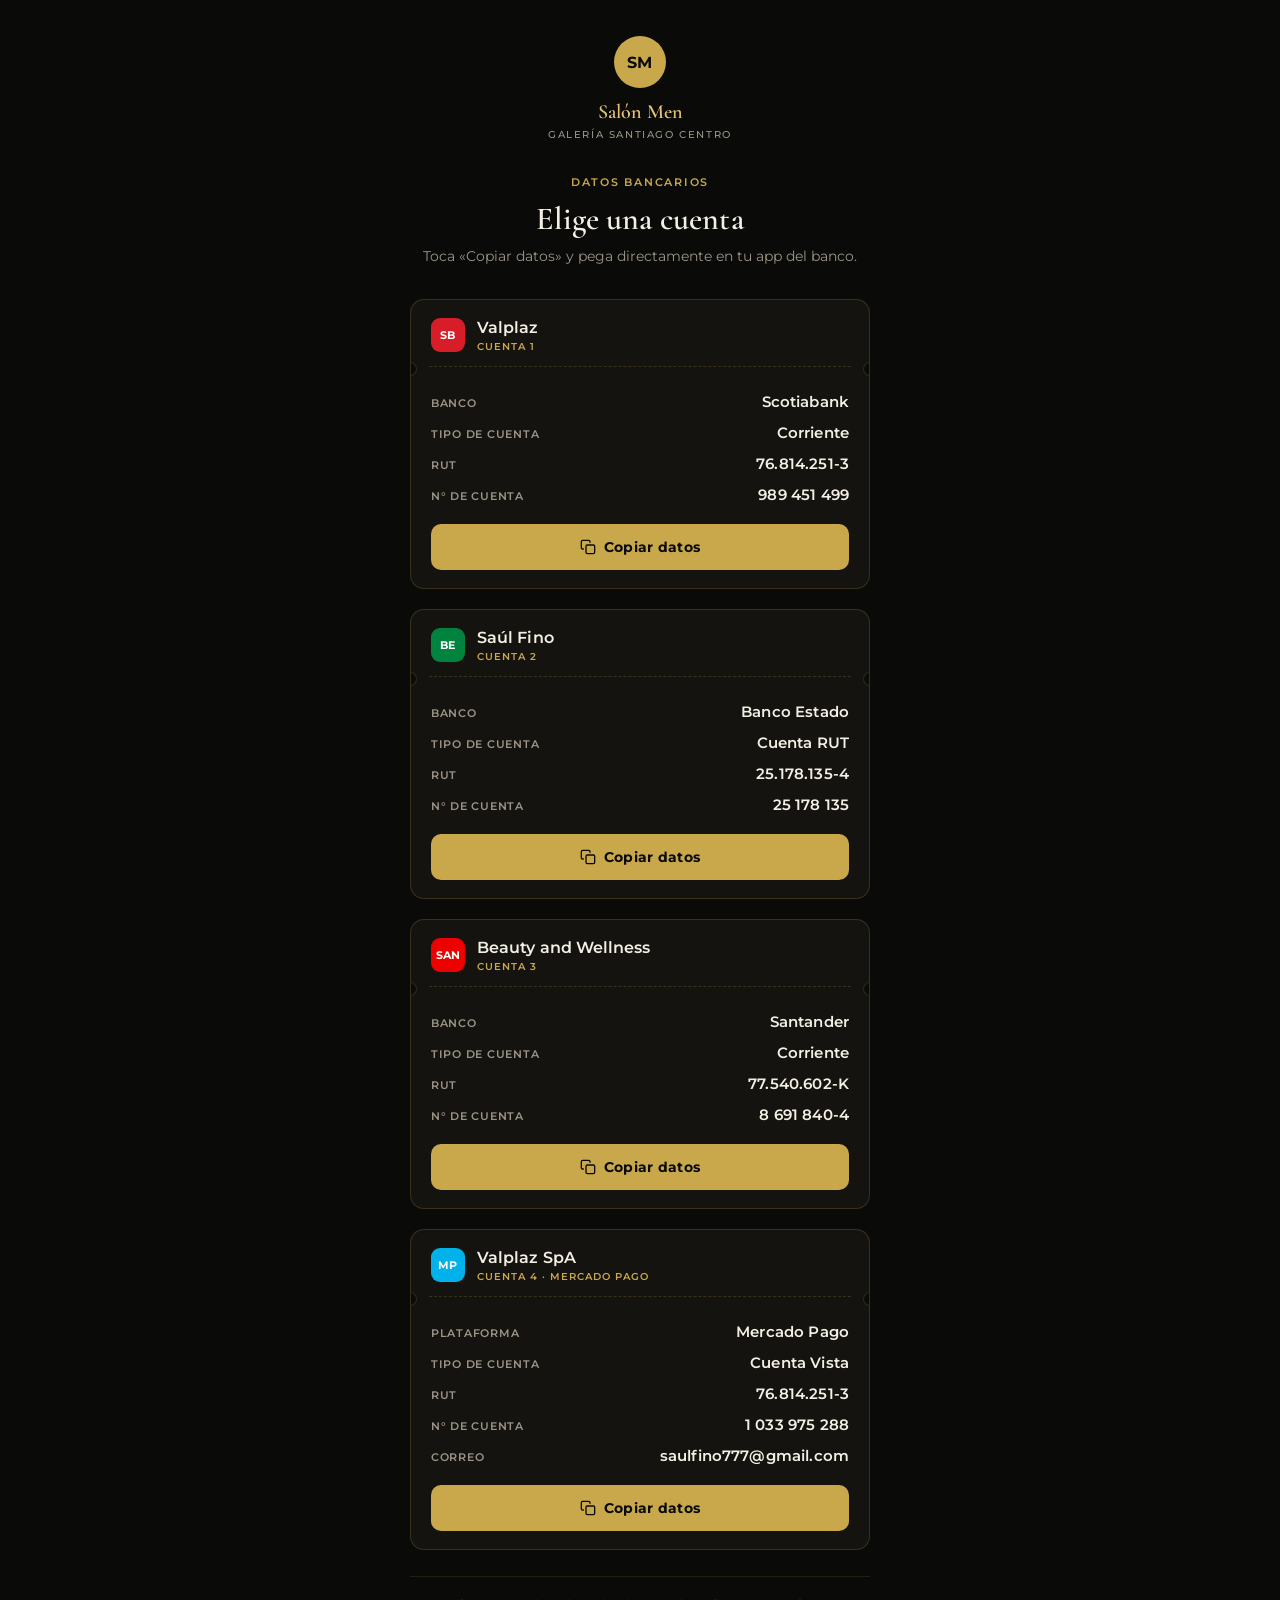
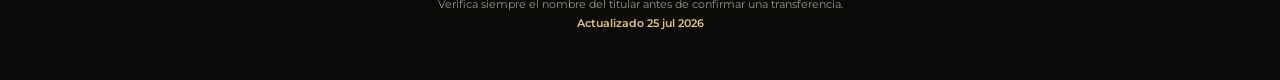
<file: pago.html>
<!DOCTYPE html>
<html lang="es">
<head>
<meta charset="UTF-8">
<meta name="viewport" content="width=device-width, initial-scale=1, maximum-scale=1">
<title>Salón Men · Datos para Transferencia</title>
<link rel="preconnect" href="https://fonts.googleapis.com">
<link rel="preconnect" href="https://fonts.gstatic.com" crossorigin>
<link href="https://fonts.googleapis.com/css2?family=Cormorant+Garamond:wght@500;600&family=Montserrat:wght@400;500;600;700&display=swap" rel="stylesheet">
<style>
  :root{
    --bg:#0A0A08;
    --surface:#151310;
    --border:rgba(201,168,76,.20);
    --border-soft:rgba(201,168,76,.12);
    --ink:#F3EFE4;
    --ink-soft:#9C9587;
    --gold:#C9A84C;
    --gold-strong:#E4C572;
    --gold-ink:#0A0A08;
  }
  *{box-sizing:border-box;}
  html,body{margin:0;padding:0;}
  body{
    background:var(--bg);
    color:var(--ink);
    font-family:'Montserrat',-apple-system,'Segoe UI',sans-serif;
    -webkit-font-smoothing:antialiased;
    min-height:100vh;
    padding:36px 16px 48px;
  }
  .wrap{max-width:460px;margin:0 auto;}

  /* ── Brand header ───────────────────────── */
  .brand{
    display:flex;
    flex-direction:column;
    align-items:center;
    text-align:center;
    margin-bottom:34px;
  }
  .monogram{
    width:52px;height:52px;
    border-radius:50%;
    background:var(--gold);
    color:var(--gold-ink);
    display:flex;align-items:center;justify-content:center;
    font-family:'Montserrat',sans-serif;
    font-weight:700;
    font-size:16px;
    letter-spacing:.02em;
    margin-bottom:12px;
  }
  .wordmark{
    font-family:'Cormorant Garamond',serif;
    font-weight:600;
    font-size:20px;
    color:var(--gold-strong);
    letter-spacing:.01em;
  }
  .wordmark small{
    display:block;
    font-family:'Montserrat',sans-serif;
    font-weight:500;
    font-size:10px;
    letter-spacing:.16em;
    text-transform:uppercase;
    color:var(--ink-soft);
    margin-top:4px;
  }

  .eyebrow{
    font-size:11px;
    font-weight:600;
    letter-spacing:.16em;
    text-transform:uppercase;
    color:var(--gold);
    margin-bottom:10px;
    text-align:center;
  }
  h1{
    font-family:'Cormorant Garamond',serif;
    font-weight:600;
    font-size:32px;
    letter-spacing:.005em;
    margin:0 0 8px;
    color:var(--ink);
    text-align:center;
  }
  .sub{
    font-size:13.5px;
    color:var(--ink-soft);
    margin:0 0 32px;
    line-height:1.55;
    text-align:center;
  }

  /* ── Cards ──────────────────────────────── */
  .card{
    position:relative;
    background:var(--surface);
    border:1px solid var(--border);
    border-radius:14px;
    margin-bottom:20px;
    overflow:hidden;
  }
  .card::before{
    content:"";
    display:block;
    height:0;
    border-top:1px dashed var(--border);
    margin:0 18px;
    position:relative;
    top:66px;
  }
  .card-notch{
    position:absolute;
    top:62px;
    width:14px;height:14px;
    border-radius:50%;
    background:var(--bg);
    border:1px solid var(--border);
  }
  .card-notch.left{left:-8px;}
  .card-notch.right{right:-8px;}

  .card-head{
    padding:17px 20px 15px;
    display:flex;
    align-items:center;
    gap:12px;
  }
  .inst-badge{
    flex-shrink:0;
    width:34px;height:34px;
    border-radius:9px;
    display:flex;align-items:center;justify-content:center;
    color:#fff;
    font-size:11px;
    font-weight:700;
    letter-spacing:.01em;
  }
  .biz-name{
    font-size:16px;
    font-weight:600;
    letter-spacing:.005em;
    color:var(--ink);
  }
  .biz-tag{
    font-size:10px;
    font-weight:600;
    letter-spacing:.1em;
    text-transform:uppercase;
    color:var(--gold);
    margin-top:3px;
  }

  .card-body{
    padding:24px 20px 18px;
    display:flex;
    flex-direction:column;
    gap:12px;
  }
  .row{
    display:flex;
    justify-content:space-between;
    align-items:baseline;
    gap:12px;
  }
  .row .k{
    font-size:10.5px;
    font-weight:600;
    color:var(--ink-soft);
    text-transform:uppercase;
    letter-spacing:.07em;
    white-space:nowrap;
  }
  .row .v{
    font-family:'Montserrat',sans-serif;
    font-size:15px;
    font-weight:600;
    color:var(--ink);
    text-align:right;
    letter-spacing:.01em;
    word-break:break-word;
  }

  .copy-btn{
    display:flex;
    align-items:center;
    justify-content:center;
    gap:8px;
    width:100%;
    margin-top:8px;
    padding:13px 16px;
    border:none;
    border-radius:10px;
    background:var(--gold);
    color:var(--gold-ink);
    font-family:'Montserrat',sans-serif;
    font-size:13.5px;
    font-weight:700;
    letter-spacing:.02em;
    cursor:pointer;
    transition:background .18s ease, transform .12s ease;
    -webkit-tap-highlight-color:transparent;
    min-height:46px;
  }
  .copy-btn:active{transform:scale(.98);}
  .copy-btn:hover{background:var(--gold-strong);}
  .copy-btn.copied{background:var(--gold-strong);}
  .copy-btn svg{flex-shrink:0;}

  footer{
    margin-top:26px;
    padding-top:18px;
    border-top:1px solid var(--border-soft);
    font-size:11px;
    color:var(--ink-soft);
    line-height:1.7;
    text-align:center;
  }
  footer strong{color:var(--gold-strong);font-weight:600;}

  @media (prefers-reduced-motion: reduce){
    .copy-btn{transition:none;}
    .copy-btn:active{transform:none;}
  }

  /* Screen use = branded dark/gold.
     Print use = falls back to light bg / dark ink for legibility on paper. */
  @media print{
    body{background:#fff;color:#15140F;padding:0;}
    .monogram{background:#C9A84C;color:#15140F;}
    .wordmark{color:#8B6F1F;}
    .wordmark small, .sub, footer{color:#5C574B;}
    .eyebrow{color:#8B6F1F;}
    h1{color:#15140F;}
    .card{background:#fff;border:1px solid #C9BE9E;break-inside:avoid;}
    .card::before{border-top-color:#C9BE9E;}
    .card-notch{background:#fff;border-color:#C9BE9E;}
    .biz-name{color:#15140F;}
    .row .k{color:#6B6555;}
    .row .v{color:#15140F;}
    .copy-btn{display:none;}
    footer strong{color:#15140F;}
  }
</style>
</head>
<body>
  <div class="wrap">

    <div class="brand">
      <div class="monogram">SM</div>
      <div class="wordmark">Salón Men
        <small>Galería Santiago Centro</small>
      </div>
    </div>

    <div class="eyebrow">Datos bancarios</div>
    <h1>Elige una cuenta</h1>
    <p class="sub">Toca «Copiar datos» y pega directamente en tu app del banco.</p>

    <div id="cards"></div>

    <footer>
      Verifica siempre el nombre del titular antes de confirmar una transferencia.<br>
      <strong>Actualizado 25 jul 2026</strong>
    </footer>
  </div>

<script>
// Each account is just a name + an ordered list of fields.
// "display" is what's shown on the card; "copy" is what goes in the clipboard block.
// Add/remove fields per account freely — the renderer doesn't assume a fixed shape.
const CUENTAS = [
  {
    nombre: "Valplaz",
    tag: "Cuenta 1",
    institCode: "SB",
    institColor: "#D71E28",
    campos: [
      {k:"Banco",           display:"Scotiabank",      copy:"Scotiabank"},
      {k:"Tipo de cuenta",  display:"Corriente",       copy:"Corriente"},
      {k:"RUT",             display:"76.814.251-3",    copy:"76814251-3"},
      {k:"N° de cuenta",    display:"989 451 499",     copy:"989451499"}
    ]
  },
  {
    nombre: "Saúl Fino",
    tag: "Cuenta 2",
    institCode: "BE",
    institColor: "#00833E",
    campos: [
      {k:"Banco",           display:"Banco Estado",    copy:"Banco Estado"},
      {k:"Tipo de cuenta",  display:"Cuenta RUT",      copy:"Cuenta RUT"},
      {k:"RUT",             display:"25.178.135-4",    copy:"25178135-4"},
      {k:"N° de cuenta",    display:"25 178 135",      copy:"25178135"}
    ]
  },
  {
    nombre: "Beauty and Wellness",
    tag: "Cuenta 3",
    institCode: "SAN",
    institColor: "#EC0000",
    campos: [
      {k:"Banco",           display:"Santander",       copy:"Santander"},
      {k:"Tipo de cuenta",  display:"Corriente",       copy:"Corriente"},
      {k:"RUT",             display:"77.540.602-K",    copy:"77540602-K"},
      {k:"N° de cuenta",    display:"8 691 840-4",     copy:"8691840-4"}
    ]
  },
  {
    nombre: "Valplaz SpA",
    tag: "Cuenta 4 · Mercado Pago",
    institCode: "MP",
    institColor: "#00B1EA",
    campos: [
      {k:"Plataforma",      display:"Mercado Pago",              copy:"Mercado Pago"},
      {k:"Tipo de cuenta",  display:"Cuenta Vista",              copy:"Cuenta Vista"},
      {k:"RUT",             display:"76.814.251-3",              copy:"76814251-3"},
      {k:"N° de cuenta",    display:"1 033 975 288",             copy:"1033975288"},
      {k:"Correo",          display:"saulfino777@gmail.com",     copy:"saulfino777@gmail.com"}
    ]
  }
];

const iconCopy = `<svg width="16" height="16" viewBox="0 0 24 24" fill="none" stroke="currentColor" stroke-width="2" stroke-linecap="round" stroke-linejoin="round"><rect x="9" y="9" width="13" height="13" rx="2"></rect><path d="M5 15H4a2 2 0 0 1-2-2V4a2 2 0 0 1 2-2h9a2 2 0 0 1 2 2v1"></path></svg>`;
const iconCheck = `<svg width="16" height="16" viewBox="0 0 24 24" fill="none" stroke="currentColor" stroke-width="2.5" stroke-linecap="round" stroke-linejoin="round"><polyline points="20 6 9 17 4 12"></polyline></svg>`;

function buildBlock(c){
  const lines = c.campos.map(f => `${f.k}: ${f.copy}`);
  lines.push(`Nombre: ${c.nombre}`);
  return lines.join("\n");
}

function copyText(text, btn){
  const done = () => {
    const original = btn.dataset.original;
    btn.innerHTML = iconCheck + " ¡Copiado!";
    btn.classList.add("copied");
    clearTimeout(btn._t);
    btn._t = setTimeout(()=>{
      btn.innerHTML = original;
      btn.classList.remove("copied");
    }, 1800);
  };
  if(navigator.clipboard && window.isSecureContext){
    navigator.clipboard.writeText(text).then(done).catch(()=>fallbackCopy(text, done));
  } else {
    fallbackCopy(text, done);
  }
}

function fallbackCopy(text, done){
  const ta = document.createElement("textarea");
  ta.value = text;
  ta.style.position = "fixed";
  ta.style.left = "-9999px";
  document.body.appendChild(ta);
  ta.focus();
  ta.select();
  try{ document.execCommand("copy"); done(); }catch(e){}
  document.body.removeChild(ta);
}

const container = document.getElementById("cards");
CUENTAS.forEach(c=>{
  const card = document.createElement("div");
  card.className = "card";
  const rows = c.campos.map(f => `<div class="row"><span class="k">${f.k}</span><span class="v">${f.display}</span></div>`).join("");
  card.innerHTML = `
    <span class="card-notch left"></span>
    <span class="card-notch right"></span>
    <div class="card-head">
      <span class="inst-badge" style="background:${c.institColor}">${c.institCode}</span>
      <div>
        <div class="biz-name">${c.nombre}</div>
        <div class="biz-tag">${c.tag}</div>
      </div>
    </div>
    <div class="card-body">
      ${rows}
      <button class="copy-btn" type="button">${iconCopy} Copiar datos</button>
    </div>
  `;
  const btn = card.querySelector(".copy-btn");
  btn.dataset.original = btn.innerHTML;
  btn.addEventListener("click", ()=> copyText(buildBlock(c), btn));
  container.appendChild(card);
});
</script>
</body>
</html>
</file>
